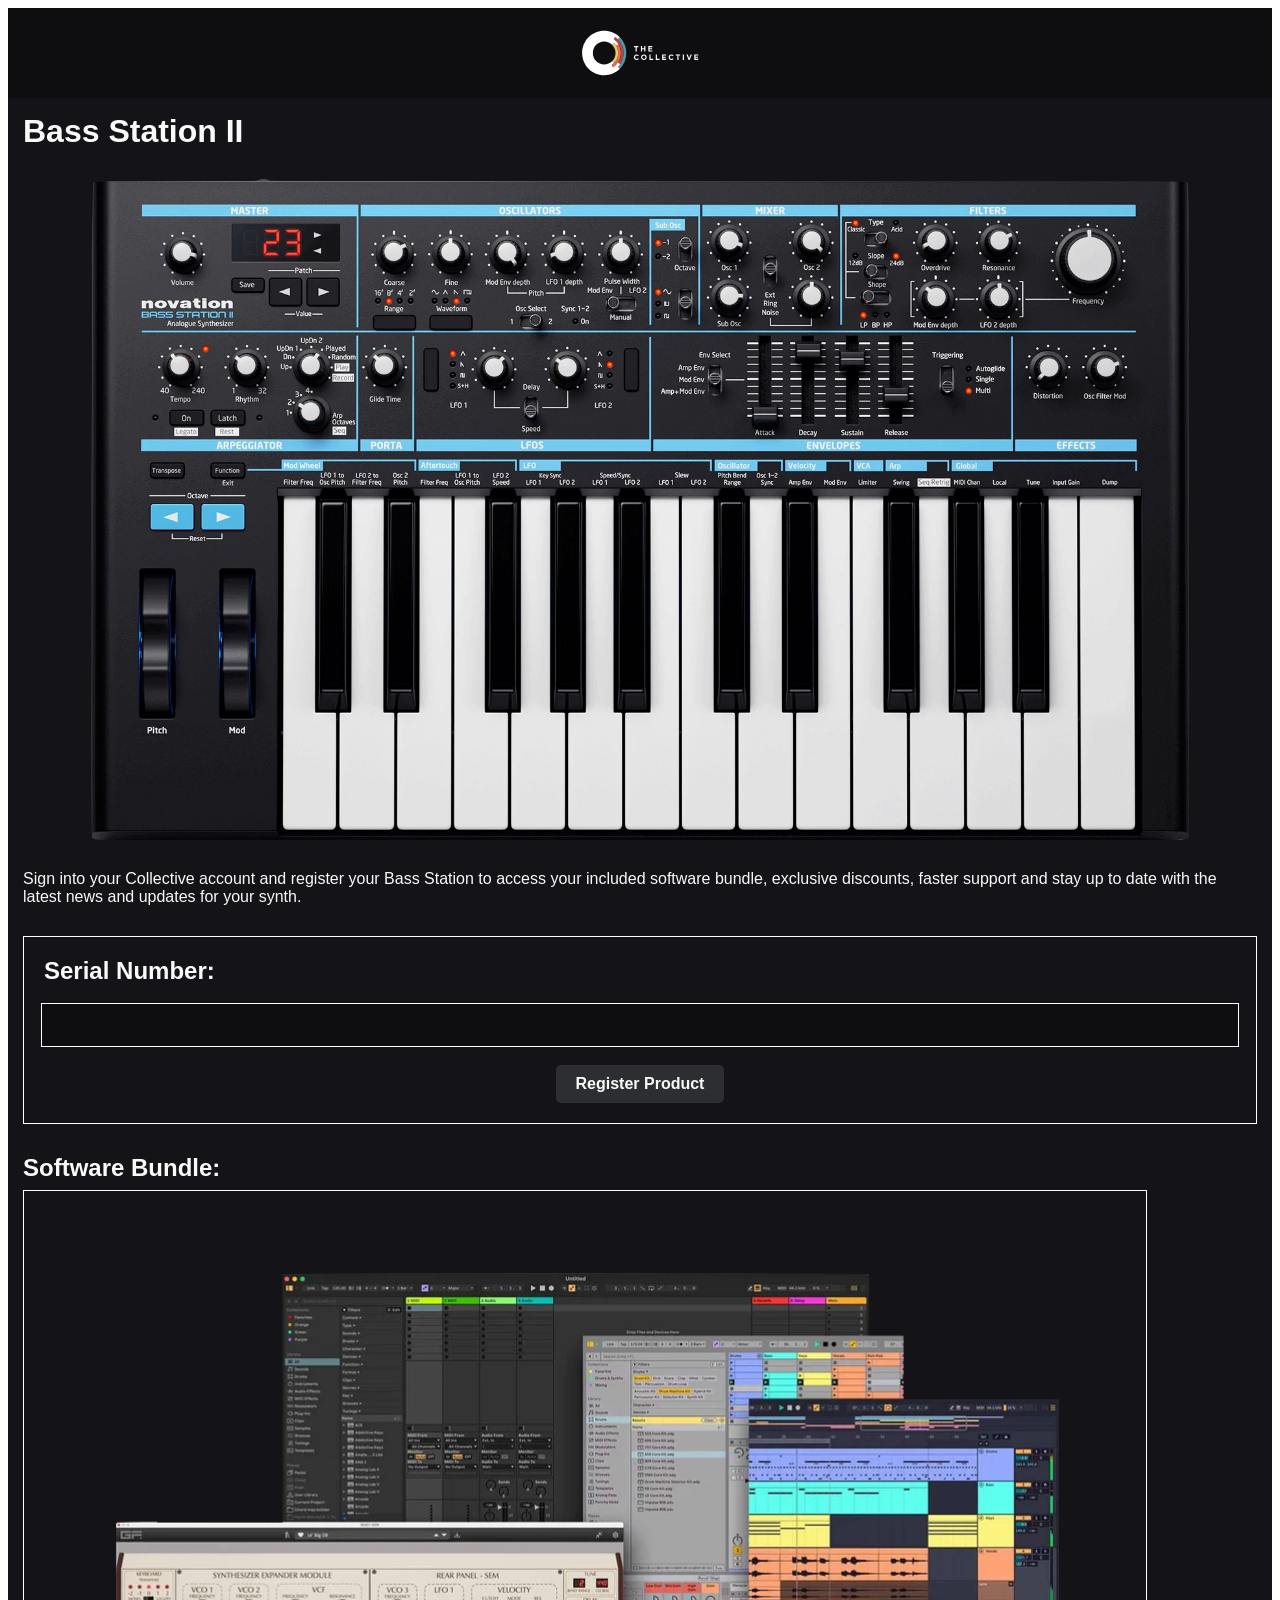
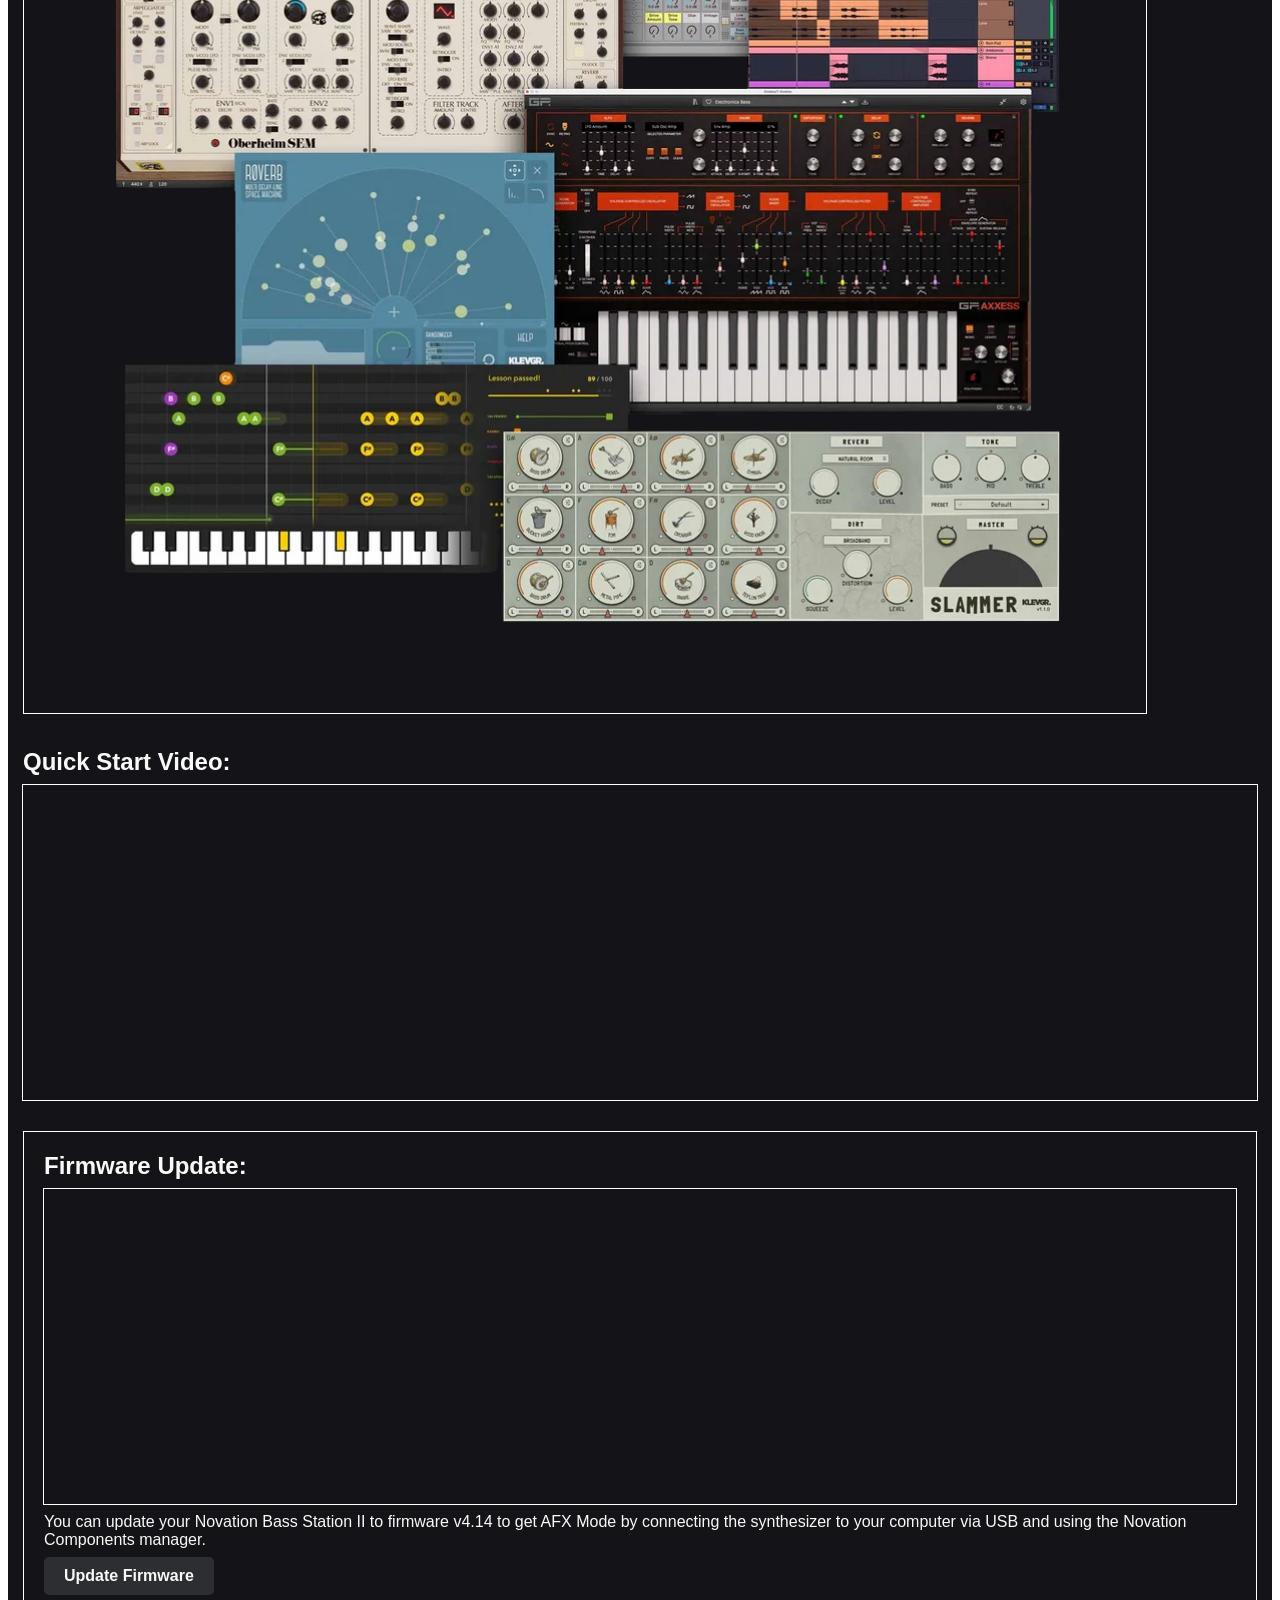
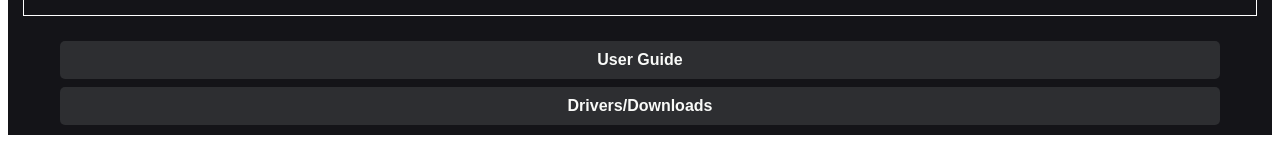
<file: index.html>
<!DOCTYPE html>
<html lang="en">

<head>
    <meta charset="UTF-8">
    <meta name="viewport" content="width=device-width, initial-scale=1.0">
    <title>Bass Station II Get Started</title>
    <link rel="stylesheet" href="style.css">
</head>

<body>

    <!-- CONTAINER -->

    <div class="container">

        <!-- HEADER -->

        <div class="header">

            <img src="./images/Collective.svg" class="imgStyle">

        </div>

        <!-- SECTION ONE -->

        <div class="sectionTwo">

            <div class="sectionTwoItems">
                <h1 class="blueText">Bass Station II</h1>
                <img src="./images/bassstation2.png" class="bs2Style">
                <p class="blueText">Sign into your Collective account and register your Bass Station to access your included software bundle, exclusive discounts, faster support and stay up to date with the latest news and updates for your synth.</p>
            </div>

            
            
        </div>

        <!-- SECTION TWO -->

        <div class="sectionTwo">

            <div class="sectionTwoItems borderOutline">
                <h2 class="blueText">Serial Number:</h2>
                <input class="serialInput blueText" type="text" id="serialNumber">
            <div class="oneButton" id="registerProduct">Register Product</div>
            </div>
            
        </div>

        <!-- SECTION THREE -->

        <div class="sectionTwo">

            <div class="sectionTwoItems">
                <h2 class="blueText">Software Bundle:</h2>
                <a href="http://id.focusritegroup.com/my-software">
                    <img src="./images/software.png" class="fluffImageStyle fluffImageBorder">
                </a>
            </div>
            
        </div>

        <!-- SECTION FOUR -->

        <div class="sectionTwo">

            <div class="sectionTwoItems">

                <h2 class="blueText">Quick Start Video:</h2>
               
                <iframe class="fluffImageStyle fluffImageBorder" width="560" height="315" src="https://www.youtube.com/embed/Lzz5eHdK-wc?si=IgyHuxBh3HNOIlKD" title="YouTube video player" frameborder="0" allow="accelerometer; autoplay; clipboard-write; encrypted-media; gyroscope; picture-in-picture; web-share" referrerpolicy="strict-origin-when-cross-origin" allowfullscreen></iframe>


            </div>
            
        </div>


         <!-- SECTION FIVE -->

        <div class="sectionTwo">

            <div class="sectionTwoItems mobileSpace">
                <h2 class="blueText">Firmware Update:</h2>
                <iframe class="fluffImageStyle fluffImageBorder" width="560" height="315" src="https://www.youtube.com/embed/XP3t857OI7o?si=7ZNUkpdeNSheq95o" title="YouTube video player" frameborder="0" allow="accelerometer; autoplay; clipboard-write; encrypted-media; gyroscope; picture-in-picture; web-share" referrerpolicy="strict-origin-when-cross-origin" allowfullscreen></iframe>
                <p class="blueText">You can update your Novation Bass Station II to firmware v4.14 to get AFX Mode by connecting the synthesizer to your computer via USB and using the Novation Components manager.</p>
                <div class="firmwareButton">
                    
                    <a href="https://novationmusic.com/components" class="anchorDecoration blueText">Update Firmware</a>
                
                </div>
            </div>

            
        </div>


        <!-- BUTTONS -->

        <div class="sectionThree">

            <div class="sectionThreeItems">
               
                <div class="footerButton">
                    <a href="https://userguides.novationmusic.com/hc/en-gb/articles/25494285871890-Introduction-to-the-Bass-Station-II" class="blueText anchorDecoration">User Guide</a>
                </div>
                 
                <div class="footerButton">
                    <a href="https://downloads.novationmusic.com/novation/synthesisers/bass-station-ii" class="blueText anchorDecoration">Drivers/Downloads</a>
                </div>

            </div>
            
        </div>
        

    </div>

    <script>
    const params = new URLSearchParams(window.location.search);
    const serial = params.get("serial") || "";

    const serialInput = document.getElementById("serialNumber");

    // Populate the serial number from the URL
    serialInput.value = serial;

    // Automatically open adam.html if the URL serial starts with XF
    if (serial.toUpperCase().startsWith("XF")) {
        window.location.replace(
            "https://thelizardmaster.github.io/Unboxing/adam.html?serial=" +
            encodeURIComponent(serial)
        );
    }

    // Handle the Register Product button
    document.getElementById("registerProduct").addEventListener("click", function () {
        const serialNumber = serialInput.value.trim();
        const prefix = serialNumber.toUpperCase();

        if (serialNumber === "") {
            window.location.href =
                "https://thelizardmaster.github.io/Unboxing/?serial=";
            return;
        }

        // All other serial numbers use the existing registration page
        const registerUrl = new URL(
            "https://api.focusrite-novation.com/register"
        );
        registerUrl.searchParams.set("upn", serialNumber);
        window.location.href = registerUrl.toString();
    });
</script>

</body>

</html>
</file>
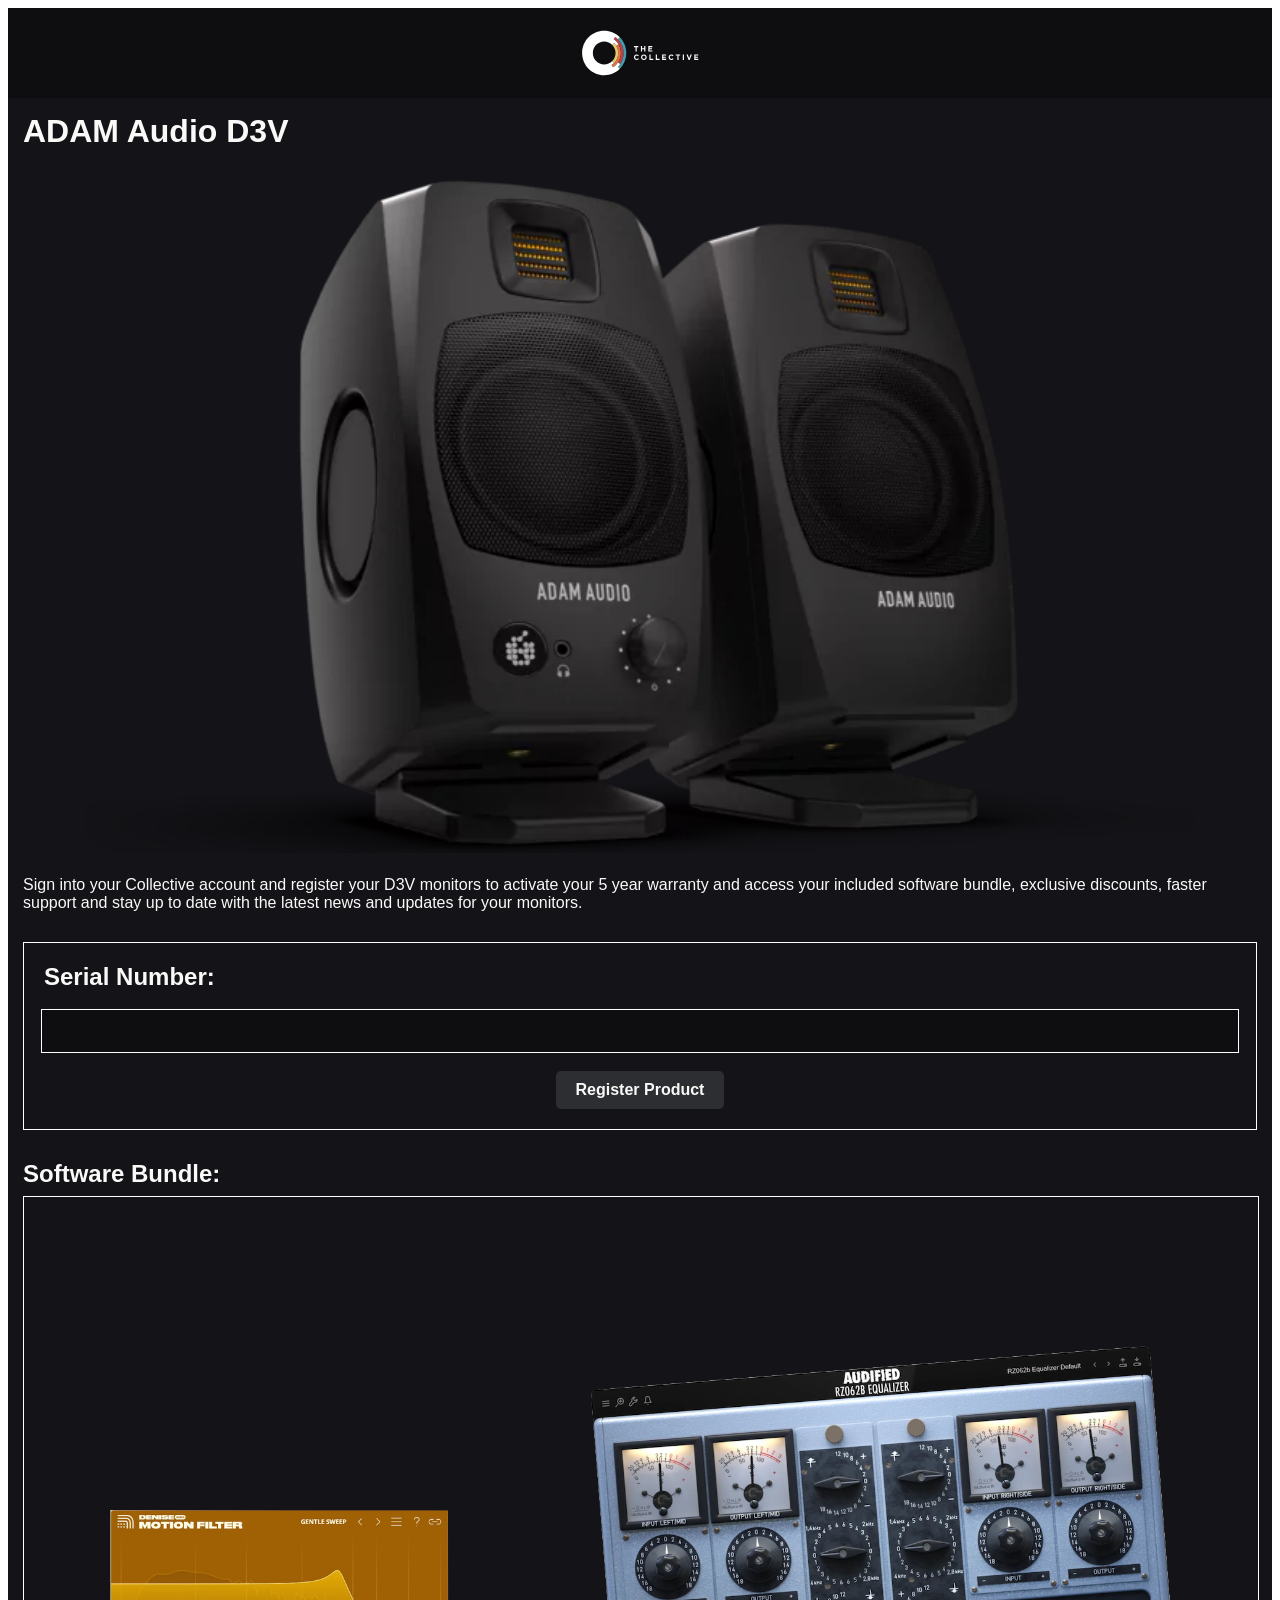
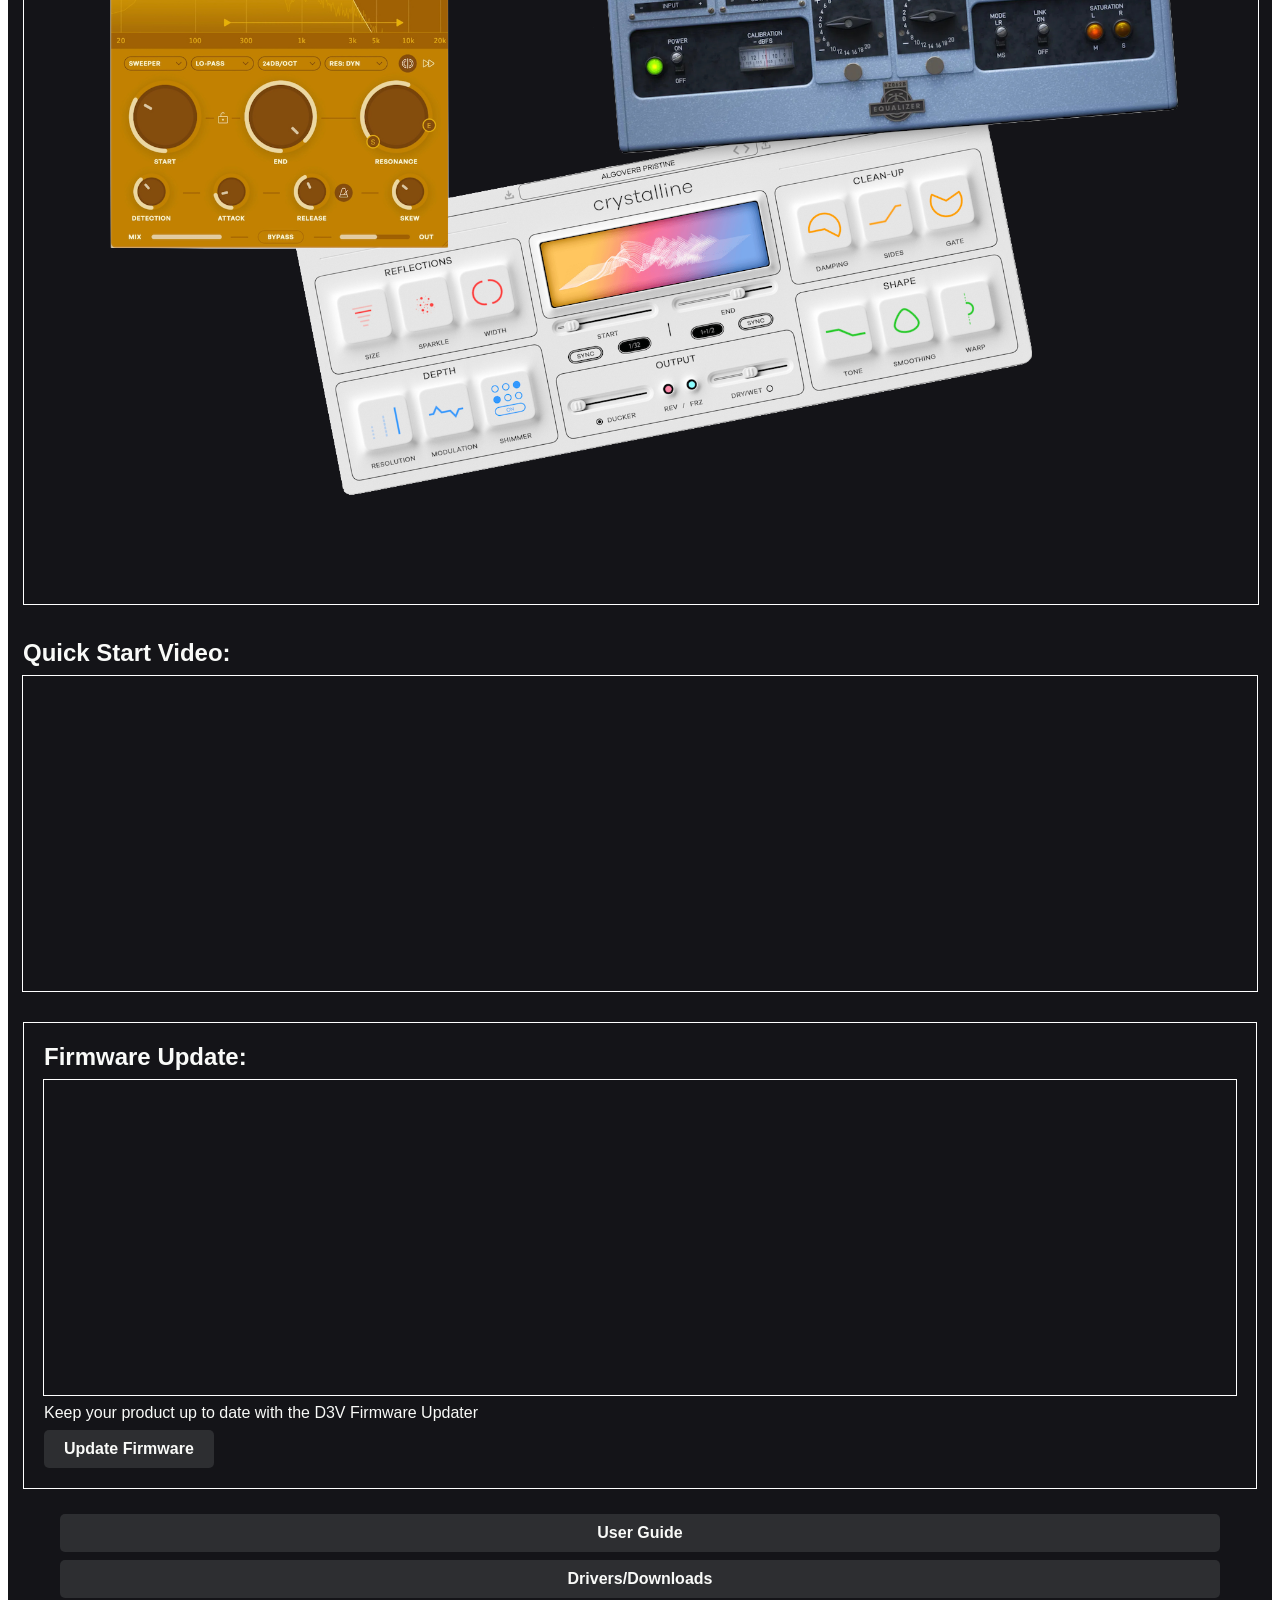
<file: adam.html>
<!DOCTYPE html>
<html lang="en">

<head>
    <meta charset="UTF-8">
    <meta name="viewport" content="width=device-width, initial-scale=1.0">
    <title>ADAM D3V Get Started</title>
    <link rel="stylesheet" href="style.css">
</head>

<body>

    <!-- CONTAINER -->

    <div class="container">

        <!-- HEADER -->

        <div class="header">

            <img src="./images/Collective.svg" class="imgStyle">

        </div>

        <!-- SECTION ONE -->

        <div class="sectionTwo">

            <div class="sectionTwoItems">
                <h1 class="blueText">ADAM Audio D3V</h1>
                <img src="./images/d3v.png" class="bs2Style">
                <p class="blueText">Sign into your Collective account and register your D3V monitors to activate your 5 year warranty and access your included software bundle, exclusive discounts, faster support and stay up to date with the latest news and updates for your monitors.</p>
            </div>

            
            
        </div>

        <!-- SECTION TWO -->

        <div class="sectionTwo">

            <div class="sectionTwoItems borderOutline">
                <h2 class="blueText">Serial Number:</h2>
                <input class="serialInput blueText" type="text" id="serialNumber">
            <div class="oneButton" id="registerProduct">Register Product</div>
            </div>
            
        </div>

        <!-- SECTION THREE -->

        <div class="sectionTwo">

            <div class="sectionTwoItems">
                <h2 class="blueText">Software Bundle:</h2>
                <a href="http://id.focusritegroup.com/my-software">
                    <img src="./images/adamsoftware.png" class="fluffImageStyle fluffImageBorder">
                </a>
            </div>
            
        </div>

        <!-- SECTION FOUR -->

        <div class="sectionTwo">

            <div class="sectionTwoItems">

                <h2 class="blueText">Quick Start Video:</h2>
               
                <iframe class="fluffImageStyle fluffImageBorder" width="560" height="315" src="https://www.youtube.com/embed/VwEBTc5P9Z0?si=MtpLpMQCMgXOO-2V" title="YouTube video player" frameborder="0" allow="accelerometer; autoplay; clipboard-write; encrypted-media; gyroscope; picture-in-picture; web-share" referrerpolicy="strict-origin-when-cross-origin" allowfullscreen></iframe>


            </div>
            
        </div>


         <!-- SECTION FIVE -->

        <div class="sectionTwo">

            <div class="sectionTwoItems mobileSpace">
                <h2 class="blueText">Firmware Update:</h2>
                <iframe class="fluffImageStyle fluffImageBorder" width="560" height="315" src="https://www.youtube.com/embed/_cgnbPahbaU?si=KMM78uyi0kbYtTfi" title="YouTube video player" frameborder="0" allow="accelerometer; autoplay; clipboard-write; encrypted-media; gyroscope; picture-in-picture; web-share" referrerpolicy="strict-origin-when-cross-origin" allowfullscreen></iframe>
                <p class="blueText">Keep your product up to date with the D3V Firmware Updater</p>
                <div class="firmwareButton">
                    
                    <a href="https://www.adam-audio.com/en/news/industry/d3v-firmware-updater/" class="anchorDecoration blueText">Update Firmware</a>
                
                </div>
            </div>

            
        </div>


        <!-- BUTTONS -->

        <div class="sectionThree">

            <div class="sectionThreeItems">
               
                <div class="footerButton">
                    <a href="https://www.adam-audio.com/content/uploads/2025/05/adam-audio-d3v-desktop-monitor-user-manual-english.pdf" class="blueText anchorDecoration">User Guide</a>
                </div>
                 
                <div class="footerButton">
                    <a href="https://downloads.adam-audio.com/adam-audio/desktop/d3v" class="blueText anchorDecoration">Drivers/Downloads</a>
                </div>

            </div>
            
        </div>
        

    </div>

   <script>
        const params = new URLSearchParams(window.location.search);
        const serial = params.get("serial");

        if (serial !== null) {
            document.getElementById("serialNumber").value = serial;
        }

    
    // Redirect to the registration page when clicked
       document.getElementById("registerProduct").addEventListener("click", function () {
        const serialNumber = document.getElementById("serialNumber").value.trim();

        if (serialNumber === "") {
            alert("Please enter your serial number.");
            return;
        }

        const registerUrl = new URL("https://api.focusrite-novation.com/register");
        registerUrl.searchParams.set("upn", serialNumber);

        window.location.href = registerUrl.toString();
    });

    </script>


</body>

</html>
</file>
<file: style.css>
.container {
    margin: 0px;
    overflow: hidden;
    display: flex;
    flex-direction: column;
    font-family: 'Gill Sans', 'Gill Sans MT', Calibri, 'Trebuchet MS', sans-serif;
}

.header {
    height: 50px;
    background-color: #0e0e11;
    display: flex;
    justify-content: center;
    align-items: center;
    padding: 20px;
    flex-basis: 100%;
}

.sectionOne {
    height: 200px;
    background-color: #141418;
    display: flex;
    align-items: center;
    justify-content: center;
    gap: 20px;
    padding: 15px;
    flex-basis: 100%;
}

.sectionOneItems {
    display: flex;
    flex-direction: column;
    justify-content: start;
    align-items: start;
    flex-wrap:wrap;
    flex: 1;
    gap: 8px;
}

.borderOutline {
    border: solid white 1px;
    padding: 20px;
}

.mobileSpace {
    padding: 20px;
    border: solid white 1px;
}

.oneButton {
    color: #F9FAF8;
    background-color: #2d2e31;
    border-radius: 5px;
    padding: 10px;
    font-weight: bold;
    padding-left: 20px;
    padding-right: 20px;
    align-self: center;
}

.firmwareButton {
    color: #F9FAF8;
    background-color: #2d2e31;
    border-radius: 5px;
    padding: 10px;
    font-weight: bold;
    padding-left: 20px;
    padding-right: 20px;
}

.footerButton {
    color: #F9FAF8;
    background-color: #2d2e31;
    border-radius: 5px;
    padding: 10px;
    font-weight: bold;
    padding-left: 20px;
    padding-right: 20px;
    align-self: center;
    width: 90%;
    text-align: center;
}

.sectionTwo {
    height: 300px;
    background-color: #141418;
    display: flex;
    align-items: center;
    justify-content: center;
    gap: 20px;
    padding: 15px;
    flex-basis: 100%;
}

.sectionTwoItems {
    display: flex;
    flex-direction: column;
    justify-content: start;
    align-items: start;
    flex: 1;
    gap: 8px;
}

.sectionThree {
    height: 300px;
    background-color: #141418;
    display: flex;
    align-items: center;
    justify-content: center;
    gap: 20px;
    padding: 10px;
    flex-basis: 100%;
}

.sectionThreeItems {
    display: flex;
    flex-direction: column;
    justify-content: start;
    align-items: start;
    flex: 1;
    gap: 8px;
}

.item {
    display: flex;
    flex-direction: column;
    align-items: center;
    text-align: center;
}

.bold {
    font-size: 22px;
    font-weight: bold;
    color: #1F2937;
}

.blueText {
    color: #F9FAF8;
    margin: 0px;
}

.imgStyle {
    height: 50px;
    margin: 0px;
    padding: 0px;
}

.bs2Style {
    width: 90%;
    margin: 0px;
    padding: 15px;
    align-self: center;
}

.serialInput {
    background-color: #0e0e11;
    align-self: center;
    width: 100%;
    height: 40px;
    margin-bottom: 10px;
    margin-top: 10px;
    border: white solid 1px;
    text-align: center;
    font-weight: bold;
    font-size: large;
}

.fluffImageStyle {
    width: 100%;
    align-self: center;
}

.fluffImageBorder {
    border: solid white 1px;
}

.anchorDecoration {
    text-decoration: none;
}
</file>
